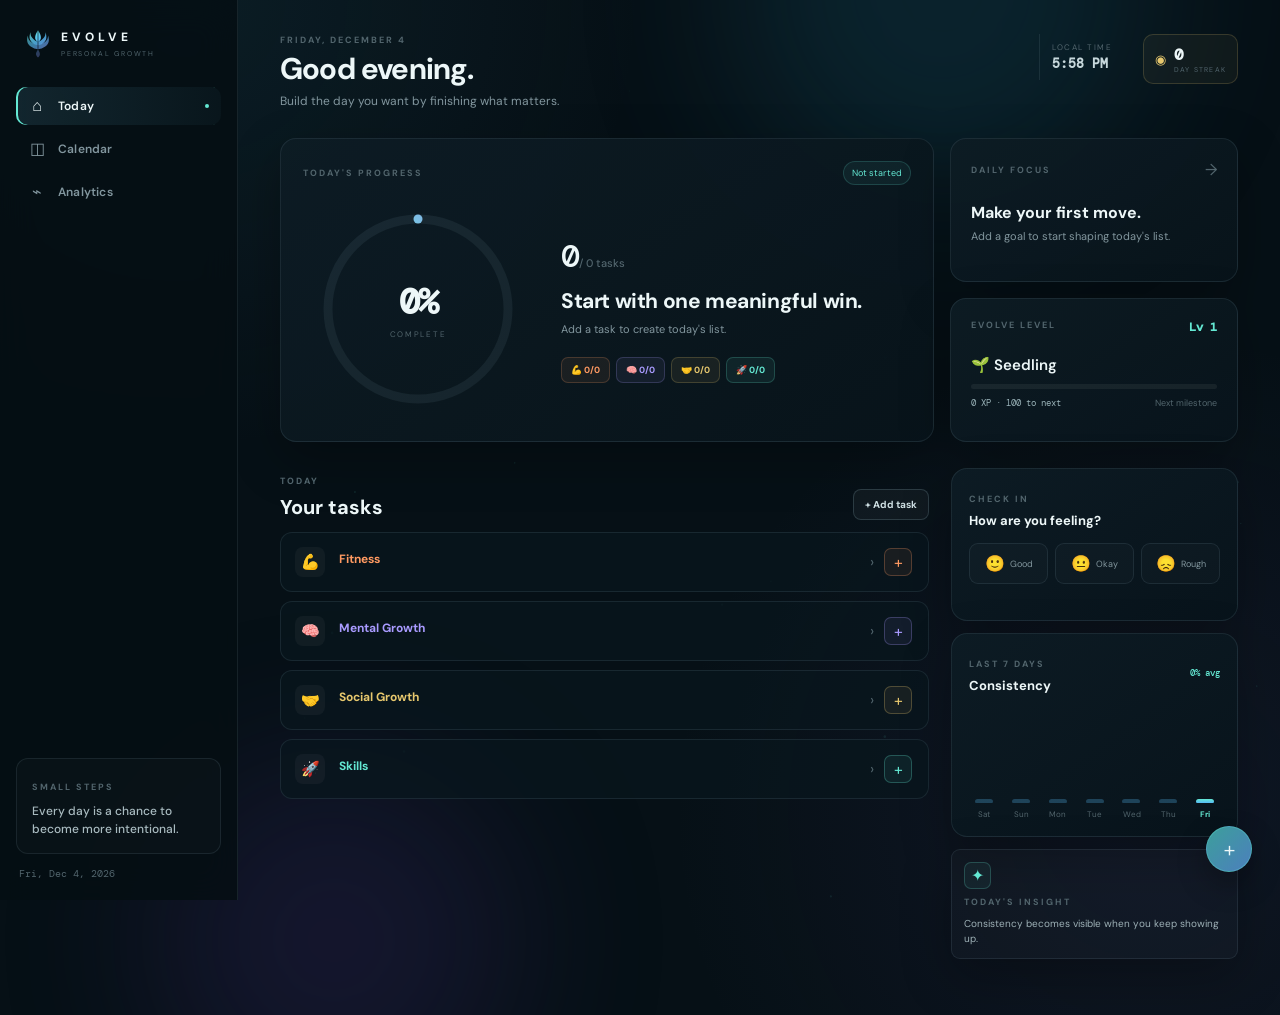
<file: index.html>
<!DOCTYPE html>
<html lang="en">
<head>
  <meta charset="UTF-8"/>
  <meta name="viewport" content="width=device-width,initial-scale=1"/>
  <meta name="theme-color" content="#071016"/>
  <meta name="description" content="EVOLVE — a focused personal growth and daily consistency workspace."/>
  <title>EVOLVE — Personal Growth</title>
  <link rel="preconnect" href="https://fonts.googleapis.com">
  <link rel="preconnect" href="https://fonts.gstatic.com" crossorigin>
  <link href="https://fonts.googleapis.com/css2?family=DM+Sans:opsz,wght@9..40,400;9..40,500;9..40,600;9..40,700;9..40,800&family=DM+Mono:wght@400;500&display=swap" rel="stylesheet"/>
  <style>

:root{
  --bg:#061016;--bg2:#09141a;--panel:#0b171e;--panel2:#0e1b23;
  --line:rgba(174,216,228,.10);--line-strong:rgba(174,216,228,.18);
  --text:#edf7f8;--muted:#82969e;--dim:#52656d;
  --teal:#64e8d3;--blue:#57b9f5;--violet:#9b8afb;--amber:#e7c86e;
  --danger:#ff7d76;--shadow:0 18px 50px rgba(0,0,0,.28);--radius:16px;
}
*{box-sizing:border-box;margin:0;padding:0;-webkit-tap-highlight-color:transparent}
html{background:var(--bg);scroll-behavior:smooth}
body{min-height:100vh;background:
 radial-gradient(circle at 15% 0%,rgba(42,107,127,.14),transparent 28rem),
 radial-gradient(circle at 90% 80%,rgba(86,70,145,.12),transparent 30rem),
 var(--bg);font-family:"DM Sans",sans-serif;color:var(--text);overflow-x:hidden}
button,input,select{font:inherit}
button{color:inherit}
button:focus-visible,input:focus-visible,select:focus-visible{outline:2px solid rgba(100,232,211,.75);outline-offset:2px}
::-webkit-scrollbar{width:8px;height:8px}
::-webkit-scrollbar-track{background:transparent}
::-webkit-scrollbar-thumb{background:rgba(150,190,200,.12);border-radius:999px}
#particle-canvas{position:fixed;inset:0;pointer-events:none;z-index:0;opacity:.16}
.ambient{position:fixed;pointer-events:none;z-index:0;border-radius:50%;filter:blur(80px);opacity:.28}
.ambient-a{width:420px;height:420px;top:-220px;right:10%;background:#17566a}
.ambient-b{width:360px;height:360px;bottom:-220px;left:12%;background:#3c286c}

#app{position:relative;z-index:1;min-height:100vh}
.sidebar{position:fixed;left:0;top:0;bottom:0;width:238px;border-right:1px solid var(--line);background:rgba(5,14,19,.86);backdrop-filter:blur(18px);display:flex;flex-direction:column;padding:24px 16px 20px;z-index:50}
.brand{display:flex;align-items:center;gap:11px;padding:4px 10px 28px}
.brand-mark{width:24px;height:31px;display:grid;place-items:center}
.brand-mark svg{width:100%;height:100%}
.brand-mark.small{width:18px;height:23px}
.brand-name{font-size:12px;letter-spacing:4px;font-weight:800}
.brand-sub{font-size:7px;letter-spacing:1.8px;color:var(--dim);margin-top:4px}
.side-nav{display:flex;flex-direction:column;gap:5px}
.nav-btn{border:0;background:transparent;cursor:pointer;width:100%;display:flex;align-items:center;gap:12px;text-align:left;padding:11px 12px;border-radius:10px;color:var(--muted);transition:background .18s ease,color .18s ease,transform .18s ease}
.nav-btn:hover{background:rgba(255,255,255,.035);color:#cfe0e4}
.nav-btn.active{background:linear-gradient(90deg,rgba(76,143,167,.18),rgba(76,143,167,.05));color:var(--text);box-shadow:inset 2px 0 var(--teal)}
.nav-icon{width:18px;text-align:center;font-size:16px;line-height:1}
.nav-label{font-size:12px;font-weight:600;letter-spacing:.2px}
.nav-dot{width:4px;height:4px;border-radius:50%;background:var(--teal);margin-left:auto;display:none}
.nav-btn.active .nav-dot{display:block}
.sidebar-footer{margin-top:auto}
.sidebar-note{padding:15px;border:1px solid var(--line);background:rgba(255,255,255,.018);border-radius:12px}
.note-kicker,.eyebrow{font-size:9px;letter-spacing:2px;color:var(--dim);font-weight:700;text-transform:uppercase}
.sidebar-note strong{display:block;font-size:12px;line-height:1.5;margin-top:7px;color:#a9bbc0;font-weight:500}
.sidebar-date{font-family:"DM Mono",monospace;color:var(--dim);font-size:10px;margin:13px 3px 0}

.main{margin-left:238px;min-height:100vh;padding:34px 42px 56px;max-width:1480px}
.mobile-topbar{display:none}
.view{display:none}
.view.active{display:block}
.page-header{display:flex;justify-content:space-between;align-items:flex-start;gap:30px;margin-bottom:28px}
.page-header h1{font-size:30px;line-height:1.15;letter-spacing:-.8px;font-weight:700;margin:6px 0 5px}
.page-header p{color:var(--muted);font-size:12px;line-height:1.55;max-width:590px}
.page-header.simple{align-items:center}
.header-actions{display:flex;align-items:flex-start;gap:10px}
.time-block{padding:8px 12px;border-left:1px solid var(--line);display:flex;flex-direction:column;gap:3px;min-width:94px}
.time-caption{font-size:8px;letter-spacing:1.5px;color:var(--dim)}
.time-block strong{font-family:"DM Mono",monospace;font-size:13px;color:#c7d8dc}
.streak-badge{min-width:90px;padding:9px 11px;border:1px solid rgba(231,200,110,.18);background:rgba(231,200,110,.05);border-radius:10px;display:grid;grid-template-columns:auto 1fr;column-gap:8px;align-items:center}
.streak-flame{grid-row:1/3;color:var(--amber);font-size:13px}.streak-badge strong{font-family:"DM Mono",monospace;font-size:16px}.streak-badge span:last-child{font-size:7px;letter-spacing:1.2px;color:var(--dim)}

.panel{background:linear-gradient(145deg,rgba(13,28,36,.96),rgba(8,20,27,.96));border:1px solid var(--line);border-radius:var(--radius);box-shadow:var(--shadow)}
.hero-grid{display:grid;grid-template-columns:minmax(0,1.7fr) minmax(260px,.75fr);gap:16px}
.progress-panel{padding:22px}
.panel-topline{display:flex;justify-content:space-between;align-items:center}
.status-chip,.analytics-period,.graph-month-badge{font-size:9px;color:var(--teal);border:1px solid rgba(100,232,211,.18);background:rgba(100,232,211,.06);padding:5px 8px;border-radius:999px}
.progress-layout{display:grid;grid-template-columns:230px 1fr;gap:28px;align-items:center;margin-top:14px}
.ring-wrap{width:220px;height:220px;position:relative;margin:auto}
.progress-ring{width:100%;height:100%;transform:rotate(-90deg)}
.ring-track{fill:none;stroke:rgba(177,220,230,.07);stroke-width:9}
.ring-value{fill:none;stroke:url(#rg);stroke-width:9;stroke-linecap:round;stroke-dasharray:0 565.5;transition:stroke-dasharray .8s cubic-bezier(.4,0,.2,1),stroke .3s}
.ring-center{position:absolute;inset:0;display:flex;align-items:center;justify-content:center;flex-direction:column}
.ring-center strong{font-family:"DM Mono",monospace;font-size:35px;letter-spacing:-2px}
.ring-center span{font-size:8px;letter-spacing:1.7px;color:var(--dim);margin-top:4px}
.progress-number{font-family:"DM Mono",monospace;font-size:32px;font-weight:500;letter-spacing:-1.5px}.progress-number small{font-family:"DM Sans",sans-serif;color:var(--dim);font-size:11px;font-weight:500;letter-spacing:0}
.progress-copy h2{font-size:21px;letter-spacing:-.4px;margin:10px 0 6px}.progress-copy p{font-size:11px;color:var(--muted);line-height:1.6;max-width:390px}
.cat-pills{display:flex;gap:6px;flex-wrap:wrap;margin-top:18px}
.cat-pill{display:inline-flex;align-items:center;gap:6px;padding:6px 9px;border-radius:7px;border:1px solid;font-size:9px;font-weight:700}
.hero-side{display:grid;grid-template-rows:1fr 1fr;gap:16px}
.focus-card,.xp-mini{padding:20px}
.focus-card strong{display:block;font-size:16px;margin-top:22px}.focus-card p{color:var(--muted);font-size:11px;line-height:1.5;margin-top:5px}.mini-arrow{color:var(--dim)}
.xp-mini-top{display:flex;justify-content:space-between}.xp-mini-top strong{font-family:"DM Mono",monospace;color:var(--teal);font-size:12px}.xp-title{font-size:15px;font-weight:600;margin:20px 0 9px}.xp-bar-wrap,.xp-big-bar,.month-pct-bar{height:5px;background:rgba(255,255,255,.06);border-radius:999px;overflow:hidden}.xp-bar-fill,.xp-big-fill,.month-pct-fill{height:100%;width:0;background:linear-gradient(90deg,var(--blue),var(--teal));border-radius:inherit;transition:width .6s ease}.xp-mini-foot{display:flex;justify-content:space-between;margin-top:8px;font-size:9px;color:var(--dim)}.xp-mini-foot span:first-child{font-family:"DM Mono",monospace;color:#9bb4ba}

.content-grid{display:grid;grid-template-columns:minmax(0,1.7fr) minmax(260px,.75fr);gap:22px;margin-top:26px}
.section-heading{display:flex;justify-content:space-between;align-items:end;margin:0 0 12px}.section-heading h2{font-size:20px;margin-top:5px}.section-heading h3{font-size:13px;margin-top:5px}.section-heading.compact{align-items:center;margin-bottom:14px}
.ghost-button,.primary-button{border:1px solid var(--line-strong);background:rgba(255,255,255,.035);color:#cfe0e4;padding:8px 11px;border-radius:8px;font-size:10px;font-weight:700;cursor:pointer;transition:background .18s,border-color .18s,transform .18s}.ghost-button:hover,.primary-button:hover{background:rgba(100,232,211,.06);border-color:rgba(100,232,211,.28)}.primary-button{background:rgba(100,232,211,.08);color:var(--teal)}
.cats{display:flex;flex-direction:column;gap:9px}
.cat-card{border:1px solid var(--line);border-radius:12px;background:rgba(9,23,30,.72);overflow:hidden;transition:border-color .2s,background .2s,transform .18s}
.cat-card:hover{border-color:var(--line-strong);background:rgba(11,27,35,.9)}
.cat-header{display:grid;grid-template-columns:34px minmax(0,1fr) auto auto 30px;align-items:center;gap:10px;padding:14px 14px;cursor:pointer}.cat-emoji{width:30px;height:30px;display:grid;place-items:center;border-radius:8px;background:rgba(255,255,255,.04);font-size:15px}.cat-info{min-width:0}.cat-name-row{display:flex;align-items:center;gap:7px;margin-bottom:6px}.cat-name{font-size:12px;font-weight:700}.cat-done-badge{font-size:7px;letter-spacing:.5px;border-radius:4px;padding:2px 5px}.cat-bar-wrap{height:3px;background:rgba(255,255,255,.05);border-radius:999px;overflow:hidden}.cat-bar{height:100%;border-radius:inherit;transition:width .5s}.cat-count{font:500 10px "DM Mono",monospace;color:var(--muted)}.cat-chevron{font-size:15px;transition:transform .25s;color:var(--dim)}.add-btn{width:28px;height:28px;border-radius:7px;display:grid;place-items:center;cursor:pointer;font-size:16px;border:1px solid;transition:transform .15s,background .15s}.add-btn:hover{transform:scale(1.04)}.goals-list{display:flex;flex-direction:column;gap:6px;padding:0 14px 14px;border-top:1px solid var(--line)}
.goal-empty{font-size:10px;color:var(--dim);padding:12px 2px}.goal-row{display:grid;grid-template-columns:22px minmax(0,1fr) auto 24px;gap:10px;align-items:center;border:1px solid var(--line);background:rgba(255,255,255,.018);border-radius:9px;padding:9px 10px;cursor:pointer;transition:background .16s,border-color .16s,transform .16s}.goal-row:hover{background:rgba(255,255,255,.04);border-color:var(--line-strong)}.goal-row.just-checked{animation:taskPulse .35s ease}.checkbox{width:20px;height:20px;border-radius:6px;border:1px solid;display:grid;place-items:center;font-size:11px}.check-icon{color:#051116;font-weight:900}.goal-text{font-size:11px;line-height:1.35;overflow-wrap:anywhere}.priority-dot{width:6px;height:6px;border-radius:50%}.del-btn,.edit-btn{border:0;background:transparent;color:var(--dim);cursor:pointer;padding:4px;font-size:12px}.del-btn:hover,.edit-btn:hover{color:#dbe8ea}.task-meta{display:flex;align-items:center;gap:7px;color:var(--dim);font-size:8px}

.secondary-column{display:flex;flex-direction:column;gap:12px}.mood-panel,.week-card,.insight-card{padding:17px}.mood-options{display:flex;gap:7px}.mood-btn{flex:1;border:1px solid var(--line);background:rgba(255,255,255,.02);border-radius:9px;padding:9px 6px;display:flex;align-items:center;justify-content:center;gap:5px;cursor:pointer;color:var(--muted);transition:.18s}.mood-btn span{font-size:16px}.mood-btn small{font-size:9px}.mood-btn:hover,.mood-btn.selected{border-color:rgba(100,232,211,.32);background:rgba(100,232,211,.06);color:var(--text)}.mood-set-label{font-size:9px;color:var(--dim);margin-top:8px;min-height:11px}.graph-wrap{height:105px;display:flex;align-items:flex-end;gap:7px}.compact-graph{height:95px}.graph-bar-wrap{flex:1;height:100%;display:flex;flex-direction:column;justify-content:flex-end;align-items:center}.graph-bar-pct{font:500 7px "DM Mono",monospace;color:var(--dim);min-height:10px}.graph-bar{width:100%;max-width:18px;min-height:3px;border-radius:4px 4px 2px 2px;background:rgba(87,185,245,.28);transition:height .4s ease}.graph-days{display:grid;grid-template-columns:repeat(7,1fr);gap:7px;margin-top:6px}.graph-day-lbl{text-align:center;color:var(--dim);font-size:8px}.trend-label{font:500 9px "DM Mono",monospace;color:var(--teal)}.insight-card{display:flex;gap:12px;align-items:flex-start}.insight-icon{width:27px;height:27px;border:1px solid rgba(100,232,211,.22);background:rgba(100,232,211,.06);border-radius:7px;display:grid;place-items:center;color:var(--teal);flex:0 0 auto}.insight-card p{font-size:10px;color:#9eb1b7;line-height:1.5;margin-top:6px}

.calendar-layout{display:grid;grid-template-columns:minmax(0,1.35fr) minmax(300px,.65fr);gap:18px}.calendar-panel{padding:20px}.month-nav{display:grid;grid-template-columns:40px 1fr 40px;align-items:center;gap:10px;margin-bottom:20px}.month-nav>div{text-align:center}.month-name{display:block;font-size:16px;margin-top:4px}.month-arrow{width:36px;height:36px;border:1px solid var(--line);background:rgba(255,255,255,.025);border-radius:8px;color:#b8cbd0;cursor:pointer;font-size:20px}.day-labels,.cal-grid{display:grid;grid-template-columns:repeat(7,1fr);gap:6px}.day-label{text-align:center;font-size:8px;color:var(--dim);letter-spacing:1px}.cal-grid{margin-top:7px}.cal-day{aspect-ratio:1;border:1px solid var(--line);border-radius:9px;display:flex;flex-direction:column;align-items:center;justify-content:center;cursor:pointer;transition:transform .16s,border-color .16s,background .16s;min-height:44px}.cal-day:hover{transform:translateY(-1px);border-color:var(--line-strong)}.cal-day.today{box-shadow:inset 0 0 0 1px var(--teal)}.cal-day-num{font:500 11px "DM Mono",monospace}.cal-score{font:700 7px "DM Mono",monospace;color:var(--teal);margin-top:3px}.legend{display:flex;gap:5px;align-items:center;margin-top:14px;color:var(--dim);font-size:7px;letter-spacing:1px}.legend-box{width:13px;height:13px;border-radius:4px;border:1px solid var(--line)}.level-1{background:rgba(100,232,211,.10)}.level-2{background:rgba(100,232,211,.25)}.level-3{background:rgba(100,232,211,.45)}.level-4{background:rgba(100,232,211,.7)}
.calendar-side{display:flex;flex-direction:column;gap:12px}.month-summary{padding:20px}.month-pct-num{font:500 42px "DM Mono",monospace;letter-spacing:-2px;margin:13px 0 3px}.month-summary p{font-size:10px;line-height:1.5;color:var(--muted);margin-bottom:14px}.task-month-panel{padding:18px}.task-month-header{font-size:12px;font-weight:700;margin-bottom:10px}.task-month-cat-card{border:1px solid;border-radius:10px;padding:11px;margin-top:8px}.task-month-cat-header{display:flex;align-items:center;gap:9px;cursor:pointer}.task-month-emoji{font-size:15px}.task-month-cat-name{font-size:11px;font-weight:700}.task-month-cat-sub{font-size:8px;color:var(--dim);margin-top:2px}.task-month-pct{font:500 11px "DM Mono",monospace;margin-left:auto}.task-month-bar-track,.task-goal-bar-track{height:4px;background:rgba(255,255,255,.05);border-radius:99px;overflow:hidden;margin-top:9px}.task-month-bar-fill,.task-goal-bar-fill{height:100%;border-radius:inherit}.task-cat-goals{display:flex;flex-direction:column;gap:7px;padding-top:10px}.task-goal-row{display:grid;grid-template-columns:minmax(0,1fr) auto;gap:8px;position:relative;padding:8px 0;border-top:1px solid rgba(255,255,255,.045)}.task-goal-left{display:flex;gap:7px;align-items:center;min-width:0}.task-goal-dot{width:5px;height:5px;border-radius:50%;flex:0 0 auto}.task-goal-text{font-size:9px;color:#aebec2;overflow-wrap:anywhere}.task-goal-right{display:flex;gap:7px;font:500 8px "DM Mono",monospace}.task-goal-bar-track{grid-column:1/-1;margin-top:0}.cat-bars{display:none}

.stats-wrap{display:flex;flex-direction:column;gap:16px}.kpi-row{display:grid;grid-template-columns:repeat(4,1fr);gap:10px}.kpi-box{padding:16px;display:grid;grid-template-columns:auto 1fr;grid-template-rows:auto auto;column-gap:10px;align-items:center}.kpi-icon{grid-row:1/3;color:var(--teal);font-size:16px}.kpi-num{font:500 21px "DM Mono",monospace}.kpi-lbl{font-size:8px;color:var(--dim);margin-top:2px}.analytics-grid{display:grid;grid-template-columns:1.35fr .65fr;gap:16px}.graph-card{padding:20px}.graph-title-row{display:flex;justify-content:space-between;align-items:center}.graph-title-row h3{font-size:14px;margin-top:5px}.monthly-line-wrap{height:180px;margin-top:15px}.monthly-line-wrap canvas{width:100%;height:100%}.monthly-line-footer{display:flex;justify-content:space-between;font-size:9px;color:var(--dim)}.insight-panel{padding:18px}.insight-row{display:grid;grid-template-columns:1fr 1fr;gap:8px}.insight-card{padding:12px;background:rgba(255,255,255,.018);border:1px solid var(--line);border-radius:9px;display:block}.insight-label{font-size:8px;letter-spacing:.8px;text-transform:uppercase;color:var(--dim)}.insight-val{display:block;font-size:11px;margin-top:9px}.mood-history-card{margin-top:14px;padding-top:14px;border-top:1px solid var(--line)}.mood-history-row{display:grid;grid-template-columns:repeat(7,1fr);gap:6px;margin-top:10px}.mood-history-item{text-align:center}.mood-history-emoji{height:29px;display:grid;place-items:center;border:1px solid var(--line);border-radius:7px;background:rgba(255,255,255,.018);font-size:14px}.mood-history-day{font-size:7px;color:var(--dim);margin-top:4px}.analytics-bottom{display:grid;grid-template-columns:1.25fr .75fr;gap:16px}.category-panel,.xp-card{padding:18px}.cat-stat-section-label{font-size:12px;font-weight:700;margin-bottom:10px}.cat-stat-card{padding:12px;border:1px solid;border-radius:10px;margin-top:8px}.cat-stat-header{display:flex;align-items:center;gap:9px}.cat-stat-emoji{font-size:15px}.cat-stat-name{font-size:10px;font-weight:700}.cat-stat-sub{font-size:8px;color:var(--dim);margin-top:2px}.cat-stat-rate-badge{font:500 9px "DM Mono",monospace;padding:4px 6px;border-radius:6px}.cat-stat-bar-track{height:4px;background:rgba(255,255,255,.05);border-radius:99px;overflow:hidden;margin-top:10px}.cat-stat-bar-fill{height:100%;border-radius:inherit}.cat-stat-2col{display:grid;grid-template-columns:1fr 1fr;margin-top:10px}.cat-stat-cell+.cat-stat-cell{border-left:1px solid var(--line);padding-left:10px}.cat-stat-val{font:500 12px "DM Mono",monospace}.cat-stat-lbl{font-size:7px;color:var(--dim);margin-top:2px}.xp-progress-row{display:flex;gap:13px;align-items:center}.xp-level-big{font:500 18px "DM Mono",monospace;color:var(--teal)}.xp-progress-wrap{flex:1}.xp-title-big{font-size:11px;font-weight:700;margin-bottom:7px}.xp-big-bar{height:6px}.xp-sub{font:500 8px "DM Mono",monospace;color:var(--dim);margin-top:6px}.badges-row{display:flex;flex-wrap:wrap;gap:6px;margin-top:16px}.badge-chip{font-size:8px;padding:6px 8px;border:1px solid var(--line);border-radius:7px;color:var(--dim)}.badge-chip.earned{color:#dcebec;border-color:rgba(100,232,211,.22);background:rgba(100,232,211,.05)}

.fab{position:fixed;right:28px;bottom:28px;width:46px;height:46px;border-radius:50%;border:1px solid rgba(100,232,211,.3);background:linear-gradient(135deg,#3c9f9b,#4c7fbd);box-shadow:0 12px 30px rgba(0,0,0,.3);display:grid;place-items:center;z-index:120;cursor:pointer;transition:transform .18s,box-shadow .18s}.fab:hover{transform:translateY(-2px);box-shadow:0 15px 35px rgba(39,118,132,.28)}.fab-icon{font-size:22px;font-weight:300}.fab.open .fab-icon{transform:rotate(45deg)}
.fab-menu{position:fixed;right:28px;bottom:84px;z-index:119;display:none}.fab-menu.open{display:block}.fab-menu-inner{display:flex;flex-direction:column;gap:7px;align-items:flex-end}.fab-item{display:flex;align-items:center;gap:7px;cursor:pointer}.fab-item-label{font-size:9px;background:#0b171e;border:1px solid var(--line);padding:6px 8px;border-radius:7px}.fab-item-dot{width:34px;height:34px;border-radius:9px;display:grid;place-items:center;border:1px solid;font-size:15px}

.modal-bg,.day-modal-bg{position:fixed;inset:0;background:rgba(1,7,10,.72);backdrop-filter:blur(10px);z-index:200;display:none;align-items:flex-end;justify-content:center}.modal-bg.open,.day-modal-bg.open{display:flex}.modal-sheet,.day-modal-sheet{width:min(520px,calc(100% - 24px));background:#0b171e;border:1px solid var(--line-strong);border-radius:16px 16px 0 0;padding:18px 20px 24px;box-shadow:0 -20px 80px rgba(0,0,0,.42);animation:sheetIn .25s ease}.modal-handle,.day-modal-drag-handle{width:34px;height:3px;background:rgba(255,255,255,.12);border-radius:99px;margin:0 auto 16px}.modal-cat-row,.day-modal-header{display:flex;align-items:center;gap:10px;margin-bottom:18px}.modal-cat-emoji{font-size:20px}.modal-label{font-size:8px;letter-spacing:1.6px;color:var(--dim)}.modal-cat-name{font-size:14px;font-weight:700;margin-top:3px}.modal-close,.day-modal-close{margin-left:auto;border:0;background:rgba(255,255,255,.04);color:var(--muted);width:30px;height:30px;border-radius:7px;cursor:pointer;font-size:18px}.form-grid{display:grid;grid-template-columns:1fr 1fr;gap:11px}.field{display:flex;flex-direction:column;gap:6px}.field span{font-size:8px;letter-spacing:1px;text-transform:uppercase;color:var(--dim)}.field-full{grid-column:1/-1}.modal-input,.modal-select{width:100%;background:#08141b;border:1px solid var(--line);border-radius:8px;color:var(--text);padding:10px 11px;font-size:11px;outline:none}.modal-input:focus,.modal-select:focus{border-color:rgba(100,232,211,.38)}.modal-add-btn{width:100%;border:1px solid rgba(100,232,211,.2);background:rgba(100,232,211,.1);color:var(--teal);border-radius:8px;padding:11px;margin-top:14px;font-size:10px;font-weight:800;cursor:pointer}.day-modal-sheet{padding:18px 20px 26px}.day-modal-date{font-size:15px;font-weight:700;margin-top:4px}.day-modal-goals{display:flex;flex-direction:column;gap:7px}.day-goal-item{display:flex;align-items:center;gap:9px;padding:10px;border:1px solid;border-radius:8px}.day-goal-dot{width:7px;height:7px;border-radius:50%;flex:0 0 auto}.day-goal-text{font-size:10px;flex:1}.day-goal-done{text-decoration:line-through;color:var(--dim)}

.levelup-toast{position:fixed;left:50%;top:20px;transform:translate(-50%,-150%);z-index:300;opacity:0;pointer-events:none;transition:transform .35s ease,opacity .35s ease}.levelup-toast.show{transform:translate(-50%,0);opacity:1}.levelup-inner{display:flex;align-items:center;gap:10px;padding:11px 14px;border:1px solid rgba(100,232,211,.25);background:#0b1b20;border-radius:10px;box-shadow:var(--shadow)}.levelup-icon{width:28px;height:28px;border-radius:7px;display:grid;place-items:center;background:rgba(100,232,211,.1);color:var(--teal)}.levelup-title{font-size:11px;font-weight:800}.levelup-sub{font-size:9px;color:var(--muted);margin-top:2px}

.mobile-nav{display:none}
@keyframes taskPulse{50%{transform:scale(.985);background:rgba(100,232,211,.10)}}@keyframes sheetIn{from{opacity:0;transform:translateY(12px)}to{opacity:1;transform:none}}
@media (max-width:1050px){.sidebar{width:200px}.main{margin-left:200px;padding:28px}.hero-grid,.content-grid{grid-template-columns:1fr}.hero-side{grid-template-columns:1fr 1fr;grid-template-rows:1fr}.secondary-column{display:grid;grid-template-columns:1fr 1fr}.insight-card{grid-column:1/-1}.analytics-grid,.analytics-bottom,.calendar-layout{grid-template-columns:1fr}.calendar-side{display:grid;grid-template-columns:.7fr 1.3fr}.kpi-row{grid-template-columns:repeat(2,1fr)}}
@media (max-width:720px){.sidebar{display:none}.main{margin-left:0;padding:72px 14px 88px}.mobile-topbar{display:flex;position:fixed;top:0;left:0;right:0;height:58px;z-index:100;background:rgba(5,14,19,.9);backdrop-filter:blur(18px);border-bottom:1px solid var(--line);align-items:center;justify-content:space-between;padding:0 14px}.brand-compact{display:flex;align-items:center;gap:7px;font-size:10px;letter-spacing:3px;font-weight:800}.mobile-actions{display:flex;align-items:center;gap:10px}.mobile-actions>span{font:500 10px "DM Mono",monospace;color:var(--muted)}.icon-button{width:32px;height:32px;border:1px solid var(--line);background:rgba(255,255,255,.035);border-radius:8px;cursor:pointer}.page-header{gap:15px;margin-bottom:18px}.page-header h1{font-size:25px}.page-header p{font-size:10px}.header-actions{display:none}.progress-panel{padding:16px}.progress-layout{grid-template-columns:150px 1fr;gap:15px}.ring-wrap{width:150px;height:150px}.ring-center strong{font-size:25px}.progress-number{font-size:23px}.progress-copy h2{font-size:15px}.progress-copy p{font-size:9px}.hero-side{grid-template-columns:1fr 1fr;gap:8px}.focus-card,.xp-mini{padding:13px}.focus-card strong{font-size:12px;margin-top:15px}.focus-card p,.xp-mini-foot{font-size:8px}.content-grid{margin-top:18px}.secondary-column{display:flex}.fab{right:16px;bottom:74px}.fab-menu{right:16px;bottom:128px}.mobile-nav{position:fixed;left:0;right:0;bottom:0;height:64px;background:rgba(5,14,19,.94);backdrop-filter:blur(16px);border-top:1px solid var(--line);display:flex;z-index:110;justify-content:space-around;padding:6px 8px}.mobile-nav .nav-btn{width:33%;justify-content:center;flex-direction:column;gap:3px;text-align:center;padding:5px}.mobile-nav .nav-label{font-size:7px;letter-spacing:1px;text-transform:uppercase}.mobile-nav .nav-icon{font-size:16px}.mobile-nav .nav-dot{display:none!important}.calendar-side{display:flex}.cal-day{min-height:39px}.day-label{font-size:7px}.kpi-row{grid-template-columns:1fr 1fr}.kpi-box{padding:12px}.analytics-grid,.analytics-bottom{gap:10px}.monthly-line-wrap{height:150px}.form-grid{grid-template-columns:1fr}.field-full{grid-column:auto}.modal-sheet,.day-modal-sheet{width:100%}}
@media (max-width:430px){.main{padding-left:10px;padding-right:10px}.page-header h1{font-size:23px}.hero-side{grid-template-columns:1fr}.progress-layout{grid-template-columns:1fr;text-align:center}.ring-wrap{margin:0 auto}.progress-copy p{max-width:none}.cat-pills{justify-content:center}.cat-header{grid-template-columns:30px minmax(0,1fr) auto 28px}.cat-count{display:none}.cat-chevron{display:none}.secondary-column{gap:8px}.analytics-grid{display:flex;flex-direction:column}.kpi-row{gap:7px}.kpi-num{font-size:18px}}

</style>
</head>
<body>
  <canvas id="particle-canvas" aria-hidden="true"></canvas>
  <div class="ambient ambient-a" aria-hidden="true"></div>
  <div class="ambient ambient-b" aria-hidden="true"></div>

  <div id="app">
    <aside class="sidebar" aria-label="Primary navigation">
      <div class="brand">
        <div class="brand-mark" aria-hidden="true">
          <svg viewBox="0 0 40 48" fill="none">
            <path d="M20 2C20 2 15.2 8.6 15.2 14.4C15.2 19 20 21.5 20 21.5C20 21.5 24.8 19 24.8 14.4C24.8 8.6 20 2 20 2Z" fill="url(#brandGradient)"/>
            <path d="M20 21.5C20 21.5 12.4 18.5 9.4 13.3C6.4 8.1 8.1 4.4 8.1 4.4C8.1 4.4 4.4 11.6 6.8 17.6C9.2 23.4 15.4 26.3 20 26.8Z" fill="url(#brandGradient)" opacity=".82"/>
            <path d="M20 21.5C20 21.5 27.6 18.5 30.6 13.3C33.6 8.1 31.9 4.4 31.9 4.4C31.9 4.4 35.6 11.6 33.2 17.6C30.8 23.4 24.6 26.3 20 26.8Z" fill="url(#brandGradient)" opacity=".82"/>
            <path d="M20 26.8C20 26.8 11 24.5 6.5 19.9C2.9 16.1 3.2 10.8 3.2 10.8C3.2 10.8-.2 18.9 3.8 24.8C7.5 30.4 15.5 33.2 20 33.6Z" fill="url(#brandGradient)" opacity=".64"/>
            <path d="M20 26.8C20 26.8 29 24.5 33.5 19.9C37.1 16.1 36.8 10.8 36.8 10.8C36.8 10.8 40.2 18.9 36.2 24.8C32.5 30.4 24.5 33.2 20 33.6Z" fill="url(#brandGradient)" opacity=".64"/>
            <path d="M20 33.6C20 33.6 16.5 39 17.4 43C18.1 46.2 20 47 20 47C20 47 21.9 46.2 22.6 43C23.5 39 20 33.6 20 33.6Z" fill="url(#brandGradient)" opacity=".48"/>
            <path d="M20 3V46" stroke="#071016" stroke-width="1.6" stroke-linecap="round" opacity=".65"/>
            <defs><linearGradient id="brandGradient" x1="4" y1="2" x2="35" y2="45" gradientUnits="userSpaceOnUse"><stop stop-color="#64E8D3"/><stop offset=".48" stop-color="#57B9F5"/><stop offset="1" stop-color="#9B8AFB"/></linearGradient></defs>
          </svg>
        </div>
        <div>
          <div class="brand-name">EVOLVE</div>
          <div class="brand-sub">PERSONAL GROWTH</div>
        </div>
      </div>

      <nav class="side-nav">
        <button class="nav-btn active" data-view="home"><span class="nav-icon">⌂</span><span class="nav-label">Today</span><span class="nav-dot" id="dot-home"></span></button>
        <button class="nav-btn" data-view="month"><span class="nav-icon">◫</span><span class="nav-label">Calendar</span><span class="nav-dot" id="dot-month"></span></button>
        <button class="nav-btn" data-view="stats"><span class="nav-icon">⌁</span><span class="nav-label">Analytics</span><span class="nav-dot" id="dot-stats"></span></button>
      </nav>

      <div class="sidebar-footer">
        <div class="sidebar-note">
          <span class="note-kicker">SMALL STEPS</span>
          <strong>Every day is a chance to become more intentional.</strong>
        </div>
        <div class="sidebar-date" id="sidebar-date"></div>
      </div>
    </aside>

    <main class="main">
      <div class="mobile-topbar">
        <div class="brand-compact"><span class="brand-mark small"><svg viewBox="0 0 40 48" fill="none"><path d="M20 2C20 2 15.2 8.6 15.2 14.4C15.2 19 20 21.5 20 21.5C20 21.5 24.8 19 24.8 14.4C24.8 8.6 20 2 20 2Z" fill="url(#mobileBrandGradient)"/><path d="M20 21.5C20 21.5 12.4 18.5 9.4 13.3C6.4 8.1 8.1 4.4 8.1 4.4C8.1 4.4 4.4 11.6 6.8 17.6C9.2 23.4 15.4 26.3 20 26.8Z" fill="url(#mobileBrandGradient)"/><path d="M20 21.5C20 21.5 27.6 18.5 30.6 13.3C33.6 8.1 31.9 4.4 31.9 4.4C31.9 4.4 35.6 11.6 33.2 17.6C30.8 23.4 24.6 26.3 20 26.8Z" fill="url(#mobileBrandGradient)" opacity=".8"/><defs><linearGradient id="mobileBrandGradient" x1="4" y1="2" x2="35" y2="45"><stop stop-color="#64E8D3"/><stop offset=".48" stop-color="#57B9F5"/><stop offset="1" stop-color="#9B8AFB"/></linearGradient></defs></svg></span><span>EVOLVE</span></div>
        <div class="mobile-actions"><span id="mobile-time"></span><button class="icon-button" aria-label="Quick add" onclick="openFabMenu()">+</button></div>
      </div>

      <!-- TODAY -->
      <section class="view active" id="view-home">
        <header class="page-header">
          <div>
            <div class="eyebrow" id="date-label"></div>
            <h1>Good <span id="greeting-part">evening</span>.</h1>
            <p>Build the day you want by finishing what matters.</p>
          </div>
          <div class="header-actions">
            <div class="time-block"><span class="time-caption">LOCAL TIME</span><strong id="time-label"></strong></div>
            <div class="streak-badge"><span class="streak-flame">◉</span><strong id="streak-num">0</strong><span>DAY STREAK</span></div>
          </div>
        </header>

        <div class="hero-grid">
          <article class="panel progress-panel">
            <div class="panel-topline"><span class="eyebrow">TODAY'S PROGRESS</span><span class="status-chip" id="progress-status">In progress</span></div>
            <div class="progress-layout">
              <div class="ring-wrap">
                <svg class="progress-ring" viewBox="0 0 220 220" aria-label="Daily completion progress">
                  <defs><linearGradient id="rg" x1="0" y1="0" x2="1" y2="1"><stop stop-color="#57B9F5"/><stop offset=".55" stop-color="#64E8D3"/><stop offset="1" stop-color="#9B8AFB"/></linearGradient></defs>
                  <circle cx="110" cy="110" r="90" class="ring-track"/>
                  <circle id="ring-progress" cx="110" cy="110" r="90" class="ring-value"/>
                </svg>
                <div class="ring-center"><strong id="ring-pct">0%</strong><span>COMPLETE</span></div>
              </div>
              <div class="progress-copy">
                <div class="progress-number"><span id="today-done">0</span><small>/ <span id="today-total">0</span> tasks</small></div>
                <h2 id="ring-sub">Start with one meaningful win.</h2>
                <p id="progress-detail">Your daily completion rate updates as you work through your goals.</p>
                <div class="cat-pills" id="cat-pills"></div>
              </div>
            </div>
          </article>

          <div class="hero-side">
            <article class="panel focus-card">
              <div class="panel-topline"><span class="eyebrow">DAILY FOCUS</span><span class="mini-arrow">→</span></div>
              <strong id="focus-title">Make your first move.</strong>
              <p id="focus-sub">Add a goal to start shaping today's list.</p>
            </article>
            <article class="panel xp-mini">
              <div class="xp-mini-top"><span class="eyebrow">EVOLVE LEVEL</span><strong id="xp-level">Lv 1</strong></div>
              <div class="xp-title" id="xp-title">Seedling</div>
              <div class="xp-bar-wrap"><div class="xp-bar-fill" id="xp-bar-fill"></div></div>
              <div class="xp-mini-foot"><span id="xp-mini-sub">0 XP</span><span>Next milestone</span></div>
            </article>
          </div>
        </div>

        <div class="content-grid">
          <div class="primary-column">
            <div class="section-heading"><div><span class="eyebrow">TODAY</span><h2>Your tasks</h2></div><button class="ghost-button" onclick="openFabMenu()">+ Add task</button></div>
            <div class="cats" id="cats-list"></div>
          </div>
          <aside class="secondary-column">
            <article class="panel mood-panel">
              <div class="section-heading compact"><div><span class="eyebrow">CHECK IN</span><h3>How are you feeling?</h3></div></div>
              <div class="mood-options" id="mood-bar">
                <button class="mood-btn" data-mood="good" onclick="setMood('good')"><span>🙂</span><small>Good</small></button>
                <button class="mood-btn" data-mood="meh" onclick="setMood('meh')"><span>😐</span><small>Okay</small></button>
                <button class="mood-btn" data-mood="bad" onclick="setMood('bad')"><span>😞</span><small>Rough</small></button>
              </div>
              <div class="mood-set-label" id="mood-set-label"></div>
            </article>
            <article class="panel week-card">
              <div class="section-heading compact"><div><span class="eyebrow">LAST 7 DAYS</span><h3>Consistency</h3></div><span class="trend-label" id="week-trend">—</span></div>
              <div class="graph-wrap compact-graph" id="progress-graph"></div>
              <div class="graph-days" id="graph-days"></div>
            </article>
            <article class="panel insight-card">
              <div class="insight-icon">✦</div>
              <div><span class="eyebrow">TODAY'S INSIGHT</span><p id="today-insight">Consistency becomes visible when you keep showing up.</p></div>
            </article>
          </aside>
        </div>
      </section>

      <!-- CALENDAR -->
      <section class="view" id="view-month">
        <header class="page-header simple">
          <div><div class="eyebrow">YOUR JOURNEY, DAY BY DAY</div><h1>Calendar</h1><p>See your daily consistency and open any day for its task history.</p></div>
          <button class="primary-button" onclick="goToday()">Today</button>
        </header>
        <div class="calendar-layout">
          <article class="panel calendar-panel">
            <div class="month-nav">
              <button class="month-arrow" id="prev-month" aria-label="Previous month">‹</button>
              <div><span class="eyebrow">TRACKING MONTH</span><strong class="month-name" id="month-name"></strong></div>
              <button class="month-arrow" id="next-month" aria-label="Next month">›</button>
            </div>
            <div class="day-labels"><div class="day-label">SUN</div><div class="day-label">MON</div><div class="day-label">TUE</div><div class="day-label">WED</div><div class="day-label">THU</div><div class="day-label">FRI</div><div class="day-label">SAT</div></div>
            <div class="cal-grid" id="cal-grid"></div>
            <div class="legend"><span>LOW</span><div class="legend-box level-1"></div><div class="legend-box level-2"></div><div class="legend-box level-3"></div><div class="legend-box level-4"></div><span>HIGH</span></div>
          </article>
          <aside class="calendar-side">
            <article class="panel month-summary">
              <span class="eyebrow">MONTHLY COMPLETION</span><div class="month-pct-num" id="month-pct-num">0%</div><p>Completed task-days divided by possible task-days for this month.</p><div class="month-pct-bar"><div class="month-pct-fill" id="month-pct-fill"></div></div>
            </article>
            <article class="panel task-month-panel"><div id="task-month-stats"></div></article>
          </aside>
        </div>
      </section>

      <!-- ANALYTICS -->
      <section class="view" id="view-stats">
        <header class="page-header simple">
          <div><div class="eyebrow">MEASURE WHAT MATTERS</div><h1>Analytics</h1><p>Useful signals from your actual completion history — no vanity metrics.</p></div>
          <div class="analytics-period">CURRENT MONTH</div>
        </header>
        <div class="stats-wrap">
          <div class="kpi-row">
            <article class="panel kpi-box"><span class="kpi-icon">◉</span><strong class="kpi-num" id="stats-streak">0</strong><span class="kpi-lbl">Current streak</span></article>
            <article class="panel kpi-box"><span class="kpi-icon">◌</span><strong class="kpi-num" id="stats-today-pct">0%</strong><span class="kpi-lbl">Month completion</span></article>
            <article class="panel kpi-box"><span class="kpi-icon">✓</span><strong class="kpi-num" id="stats-total-goals">0</strong><span class="kpi-lbl">Active today</span></article>
            <article class="panel kpi-box"><span class="kpi-icon">↗</span><strong class="kpi-num" id="stats-completions">0</strong><span class="kpi-lbl">All-time completions</span></article>
          </div>

          <div class="analytics-grid">
            <article class="panel graph-card monthly-line-card">
              <div class="graph-title-row"><div><span class="eyebrow">TREND</span><h3>Monthly progress</h3></div><span class="graph-month-badge" id="graph-month-badge"></span></div>
              <div class="monthly-line-wrap"><canvas id="monthly-line-chart" height="150"></canvas></div>
              <div class="monthly-line-footer" id="monthly-line-footer"></div>
            </article>
            <article class="panel insight-panel">
              <div class="section-heading compact"><div><span class="eyebrow">PATTERNS</span><h3>Your month</h3></div></div>
              <div class="insight-row">
                <div class="insight-card insight-best"><span class="insight-label">Most consistent</span><strong class="insight-val" id="most-consistent">—</strong></div>
                <div class="insight-card insight-weak"><span class="insight-label">Needs attention</span><strong class="insight-val" id="weakest-area">—</strong></div>
              </div>
              <div class="mood-history-card"><span class="eyebrow">MOOD THIS WEEK</span><div class="mood-history-row" id="mood-history-row"></div></div>
            </article>
          </div>

          <div class="analytics-bottom">
            <article class="panel category-panel"><div id="cat-stat-cards"></div></article>
            <article class="panel xp-card">
              <div class="section-heading compact"><div><span class="eyebrow">JOURNEY</span><h3>Level & achievements</h3></div></div>
              <div class="xp-progress-row"><div class="xp-level-big" id="xp-level-big">Lv 1</div><div class="xp-progress-wrap"><div class="xp-title-big" id="xp-title-big">Seedling</div><div class="xp-big-bar"><div class="xp-big-fill" id="xp-big-fill"></div></div><div class="xp-sub" id="xp-sub">0 XP</div></div></div>
              <div class="badges-row" id="badges-row"></div>
            </article>
          </div>
        </div>
      </section>
    </main>

    <div class="nav mobile-nav">
      <button class="nav-btn active" data-view="home"><span class="nav-icon">⌂</span><span class="nav-label">Today</span><span class="nav-dot" id="dot-home-mobile"></span></button>
      <button class="nav-btn" data-view="month"><span class="nav-icon">◫</span><span class="nav-label">Calendar</span><span class="nav-dot" id="dot-month-mobile"></span></button>
      <button class="nav-btn" data-view="stats"><span class="nav-icon">⌁</span><span class="nav-label">Analytics</span><span class="nav-dot" id="dot-stats-mobile"></span></button>
    </div>

    <button class="fab" id="fab" onclick="openFabMenu()" aria-label="Add task"><span class="fab-icon" id="fab-icon">+</span></button>
    <div class="fab-menu" id="fab-menu"><div class="fab-menu-inner" id="fab-menu-inner"></div></div>

    <div class="modal-bg" id="modal" role="dialog" aria-modal="true" aria-labelledby="modal-cat-name">
      <div class="modal-sheet">
        <div class="modal-handle"></div>
        <div class="modal-cat-row"><span class="modal-cat-emoji" id="modal-emoji"></span><div><div class="modal-label" id="modal-mode-label">NEW TASK</div><div class="modal-cat-name" id="modal-cat-name"></div></div><button class="modal-close" onclick="closeModal()" aria-label="Close">×</button></div>
        <div class="form-grid">
          <label class="field field-full"><span>Task</span><input class="modal-input" id="modal-input" maxlength="120" placeholder="e.g. 30 min workout, Read 10 pages..." autocomplete="off"></label>
          <label class="field"><span>Category</span><select class="modal-select" id="modal-category"></select></label>
          <label class="field"><span>Priority</span><select class="modal-select" id="modal-priority"><option value="low">Low</option><option value="medium" selected>Medium</option><option value="high">High</option></select></label>
          <label class="field field-full"><span>Start date</span><input class="modal-input" id="modal-date" type="date"></label>
        </div>
        <button class="modal-add-btn" id="modal-add-btn">Create task</button>
      </div>
    </div>

    <div class="day-modal-bg" id="day-modal">
      <div class="day-modal-sheet">
        <div class="day-modal-drag-handle"></div>
        <div class="day-modal-header"><div><span class="eyebrow">DAY SUMMARY</span><div class="day-modal-date" id="day-modal-date"></div></div><button class="day-modal-close" onclick="closeDayModal()">×</button></div>
        <div class="day-modal-goals" id="day-modal-goals"></div>
      </div>
    </div>

    <div class="levelup-toast" id="levelup-toast"><div class="levelup-inner"><div class="levelup-icon">✦</div><div class="levelup-text"><div class="levelup-title" id="levelup-title">Nice work</div><div class="levelup-sub" id="levelup-sub"></div></div></div></div>
  </div>

  <script>

/* EVOLVE — focused product layer
   Persistent local state, safe migration, meaningful completion math,
   editable tasks, responsive views and lightweight analytics. */
const SOUNDS = {
  advancement:new Audio('sounds/ADVANCEMENT_MADE_.mp3'),
  finish:new Audio('sounds/Finish_Tasks.mp3'),
  check:new Audio('sounds/Check.mp3'),
  click:new Audio('sounds/Click.mp3'),
  uiPop:new Audio('sounds/UI_POP.mp3'),
  uiSwipe:new Audio('sounds/UI_SWIPE.mp3')
};
Object.values(SOUNDS).forEach(a=>a.volume=.55);
function playSound(name){const s=SOUNDS[name];if(!s)return;s.currentTime=0;s.play().catch(()=>{});}

const CATS=[
  {id:"fitness",label:"Fitness",emoji:"💪",color:"#FF9A62",bg:"rgba(255,154,98,.07)"},
  {id:"mental",label:"Mental Growth",emoji:"🧠",color:"#A99BFF",bg:"rgba(169,155,255,.07)"},
  {id:"social",label:"Social Growth",emoji:"🤝",color:"#E7C86E",bg:"rgba(231,200,110,.07)"},
  {id:"skills",label:"Skills",emoji:"🚀",color:"#64E8D3",bg:"rgba(100,232,211,.07)"}
];
const MONTHS=["January","February","March","April","May","June","July","August","September","October","November","December"];
const DAY_NAMES=["Sun","Mon","Tue","Wed","Thu","Fri","Sat"];
const QUOTES=["Small steps, clear direction.","Progress becomes visible through consistency.","Make the next useful move.","Build the day you want.","Consistency beats intensity.","Show up with intention.","One meaningful win at a time."];
const MOOD_LABELS={good:"Feeling good",meh:"Feeling okay",bad:"Feeling rough"};
const MOOD_EMOJI={good:"🙂",meh:"😐",bad:"😞","":"·"};
const PRIORITY={low:{label:"Low",color:"#6f858d"},medium:{label:"Medium",color:"#E7C86E"},high:{label:"High",color:"#FF7D76"}};
const LEVELS=[
 {min:0,max:99,title:"Seedling",icon:"🌱"},
 {min:100,max:249,title:"Grinder",icon:"⚡"},
 {min:250,max:499,title:"Warrior",icon:"⚔️"},
 {min:500,max:999,title:"Champion",icon:"🏆"},
 {min:1000,max:1999,title:"Legend",icon:"🌟"},
 {min:2000,max:9999,title:"Transcendent",icon:"🔮"}
];
const BADGES=[
 {id:"first_goal",label:"First completion",icon:"✓",desc:"Complete your first task"},
 {id:"streak3",label:"3-day streak",icon:"◉",desc:"Keep a three-day streak"},
 {id:"streak7",label:"7-day streak",icon:"◌",desc:"Keep a seven-day streak"},
 {id:"streak30",label:"30-day streak",icon:"✦",desc:"Keep a thirty-day streak"},
 {id:"all_cats",label:"All-rounder",icon:"◆",desc:"Complete a task in every category today"},
 {id:"perfect_day",label:"Perfect day",icon:"★",desc:"Complete every active task today"},
 {id:"century",label:"100 completions",icon:"100",desc:"Reach one hundred completions"}
];

const today=new Date();
const dayKey=(d)=>`${d.getFullYear()}-${d.getMonth()}-${d.getDate()}`;
const dateAt=(y,m,d)=>new Date(y,m,d);
const todayKey=dayKey(today);
const todayTime=dateAt(today.getFullYear(),today.getMonth(),today.getDate()).getTime();
const $=id=>document.getElementById(id);
const escapeHTML=str=>String(str??"").replace(/[&<>'"]/g,t=>({"&":"&amp;","<":"&lt;",">":"&gt;","'":"&#39;",'"':"&quot;"}[t]));
function parseDateKey(key){const [y,m,d]=key.split("-").map(Number);return new Date(y,m,d);}
function formatDateInput(d){const y=d.getFullYear(),m=String(d.getMonth()+1).padStart(2,"0"),day=String(d.getDate()).padStart(2,"0");return `${y}-${m}-${day}`;}
function toDayStart(v){const d=new Date(v);return dateAt(d.getFullYear(),d.getMonth(),d.getDate()).getTime();}
function activeOnDate(task,y,m,d){
  const t=dateAt(y,m,d).getTime();
  return task.createdAt<=t && (!task.deletedAt || task.deletedAt>t);
}

let state={
 tasks:[],completions:{},expanded:null,activeModal:null,editingTaskId:null,
 calMonth:today.getMonth(),calYear:today.getFullYear(),xp:0,badges:[],moodLog:{},fabOpen:false
};

function normalizeState(raw){
  const next={...state,...raw};
  next.tasks=Array.isArray(next.tasks)?next.tasks:[];
  next.completions=next.completions&&typeof next.completions==="object"?next.completions:{};
  next.moodLog=next.moodLog&&typeof next.moodLog==="object"?next.moodLog:{};
  next.badges=Array.isArray(next.badges)?next.badges:[];
  next.xp=Number.isFinite(Number(next.xp))?Number(next.xp):0;
  next.tasks=next.tasks.map(t=>({
    id:String(t.id),
    catId:CATS.some(c=>c.id===t.catId)?t.catId:"mental",
    text:decodeStoredText(t.text),
    createdAt:Number(t.createdAt)||todayTime,
    deletedAt:t.deletedAt?Number(t.deletedAt):null,
    priority:PRIORITY[t.priority]?t.priority:"medium"
  }));
  return next;
}
function decodeStoredText(text){
  const s=String(text??"");
  if(!/[&][a-zA-Z#0-9]+;/.test(s))return s;
  const el=document.createElement("textarea");el.innerHTML=s;return el.value;
}
try{
  const raw=localStorage.getItem("evolveAppData");
  if(raw){
    const parsed=JSON.parse(raw);
    if(parsed.goals&&!parsed.tasks){
      const migrated={...parsed,tasks:[],completions:{},moodLog:parsed.moodLog||{}};
      CATS.forEach(cat=>{
        (parsed.goals[cat.id]||[]).forEach(g=>{
          const id=String(g.id);
          migrated.tasks.push({id,catId:cat.id,text:g.text,createdAt:todayTime,deletedAt:null,priority:"medium"});
          if(parsed.done?.[`${cat.id}-${g.id}`]){
            migrated.completions[todayKey]??={};
            migrated.completions[todayKey][id]=true;
          }
        });
      });
      delete migrated.goals;delete migrated.done;delete migrated.monthData;
      state=normalizeState(migrated);
    }else state=normalizeState(parsed);
  }
}catch(e){console.warn("EVOLVE state load failed",e);}
function saveData(){try{localStorage.setItem("evolveAppData",JSON.stringify(state));}catch(e){console.warn("EVOLVE state save failed",e);}}

function getTasksForDate(y,m,d){return state.tasks.filter(t=>activeOnDate(t,y,m,d));}
function getActiveTasksToday(){return getTasksForDate(today.getFullYear(),today.getMonth(),today.getDate());}
function getDayScore(y,m,d){
  const comps=state.completions[`${y}-${m}-${d}`]||{};
  return getTasksForDate(y,m,d).filter(t=>comps[t.id]).length;
}
function getDayPct(y,m,d){
  const tasks=getTasksForDate(y,m,d);if(!tasks.length)return 0;
  const comps=state.completions[`${y}-${m}-${d}`]||{};
  return Math.round(tasks.filter(t=>comps[t.id]).length/tasks.length*100);
}

/* Denominator is task-days actually possible on each date.
   A task created mid-month contributes only from its start date; a deleted task
   contributes only while active. */
function calcMonthStats(y,m){
  const days=new Date(y,m+1,0).getDate();
  const stats={total:{done:0,possible:0,pct:0},cat:{},task:{}};
  CATS.forEach(c=>stats.cat[c.id]={done:0,possible:0,pct:0});
  for(let d=1;d<=days;d++){
    const tasks=getTasksForDate(y,m,d),comps=state.completions[`${y}-${m}-${d}`]||{};
    tasks.forEach(t=>{
      stats.total.possible++;stats.cat[t.catId].possible++;
      if(!stats.task[t.id])stats.task[t.id]={done:0,possible:0,text:t.text,catId:t.catId};
      stats.task[t.id].possible++;
      if(comps[t.id]){stats.total.done++;stats.cat[t.catId].done++;stats.task[t.id].done++;}
    });
  }
  stats.total.pct=stats.total.possible?Math.round(stats.total.done/stats.total.possible*100):0;
  Object.values(stats.cat).forEach(c=>c.pct=c.possible?Math.round(c.done/c.possible*100):0);
  Object.values(stats.task).forEach(t=>t.pct=t.possible?Math.round(t.done/t.possible*100):0);
  return stats;
}
function getAllTimeCompleted(){return Object.values(state.completions).reduce((sum,day)=>sum+Object.values(day||{}).filter(Boolean).length,0);}
function getAllTimeCat(catId){
  const ids=new Set(state.tasks.filter(t=>t.catId===catId).map(t=>t.id));
  return Object.values(state.completions).reduce((sum,day)=>sum+Object.keys(day||{}).filter(id=>ids.has(id)&&day[id]).length,0);
}
function calcStreak(){
  let streak=0,d=new Date(today);
  for(let i=0;i<366;i++){
    const tasks=getTasksForDate(d.getFullYear(),d.getMonth(),d.getDate());
    const comps=state.completions[dayKey(d)]||{};
    if(tasks.length&&tasks.every(t=>comps[t.id])){streak++;d.setDate(d.getDate()-1);}
    else break;
  }
  return streak;
}
function calcCatStreak(catId){
  let streak=0,d=new Date(today);
  for(let i=0;i<366;i++){
    const tasks=getTasksForDate(d.getFullYear(),d.getMonth(),d.getDate()).filter(t=>t.catId===catId);
    const comps=state.completions[dayKey(d)]||{};
    if(tasks.length&&tasks.every(t=>comps[t.id])){streak++;d.setDate(d.getDate()-1);}else break;
  }
  return streak;
}

function getLevelData(xp){
  for(let i=LEVELS.length-1;i>=0;i--)if(xp>=LEVELS[i].min)return{level:i+1,...LEVELS[i]};
  return{level:1,...LEVELS[0]};
}
function getXPProgress(xp){
  const l=getLevelData(xp);return l.level>=LEVELS.length?100:Math.round((xp-l.min)/(l.max-l.min+1)*100);
}
function getXPToNext(xp){const l=getLevelData(xp);return l.level>=LEVELS.length?0:l.max+1-xp;}
function addXP(amount){
  const before=getLevelData(state.xp).level;state.xp=Math.max(0,state.xp+amount);
  const after=getLevelData(state.xp);if(after.level>before)showLevelUpToast(after);
  renderXP();saveData();
}
function renderXP(){
  const l=getLevelData(state.xp),pct=getXPProgress(state.xp),next=getXPToNext(state.xp);
  $("xp-level").textContent=`Lv ${l.level}`;$("xp-title").textContent=`${l.icon} ${l.title}`;$("xp-bar-fill").style.width=`${pct}%`;
  $("xp-mini-sub").textContent=next?`${state.xp} XP · ${next} to next`:`${state.xp} XP · MAX`;
  $("xp-level-big").textContent=`Lv ${l.level}`;$("xp-title-big").textContent=`${l.icon} ${l.title}`;$("xp-big-fill").style.width=`${pct}%`;
  $("xp-sub").textContent=next?`${state.xp} XP · ${next} to next level`:`${state.xp} XP · Max level`;
}
function showLevelUpToast(l){$("levelup-title").textContent=`Level ${l.level}`;$("levelup-sub").textContent=`${l.icon} ${l.title} unlocked`;$("levelup-toast").classList.add("show");playSound("advancement");setTimeout(()=>$("levelup-toast").classList.remove("show"),3200);}

function checkBadges(){
  const active=getActiveTasksToday(),comps=state.completions[todayKey]||{},done=active.filter(t=>comps[t.id]).length;
  const allCats=CATS.every(c=>active.some(t=>t.catId===c.id)&&active.filter(t=>t.catId===c.id).every(t=>comps[t.id]));
  const checks=[
    ["first_goal",done>=1],["streak3",calcStreak()>=3],["streak7",calcStreak()>=7],["streak30",calcStreak()>=30],
    ["all_cats",allCats],["perfect_day",active.length>0&&done===active.length],["century",getAllTimeCompleted()>=100]
  ];
  checks.forEach(([id,cond])=>{if(cond&&!state.badges.includes(id)){state.badges.push(id);const b=BADGES.find(x=>x.id===id);if(b)showBadgeToast(b);}});
  renderBadges();saveData();
}
function showBadgeToast(b){$("levelup-title").textContent=`${b.label}`;$("levelup-sub").textContent=b.desc;$("levelup-toast").classList.add("show");playSound("advancement");setTimeout(()=>$("levelup-toast").classList.remove("show"),3200);}
function renderBadges(){$("badges-row").innerHTML=BADGES.map(b=>`<span class="badge-chip ${(state.badges||[]).includes(b.id)?"earned":""}">${b.icon} ${b.label}</span>`).join("");}

function setMood(mood){
  state.moodLog[todayKey]=mood;
  document.querySelectorAll(".mood-btn").forEach(b=>b.classList.toggle("selected",b.dataset.mood===mood));
  $("mood-set-label").textContent=MOOD_LABELS[mood]||"";saveData();renderMoodHistory();
}
function loadMoodUI(){
  const mood=state.moodLog[todayKey]||"";
  document.querySelectorAll(".mood-btn").forEach(b=>b.classList.toggle("selected",b.dataset.mood===mood));
  $("mood-set-label").textContent=MOOD_LABELS[mood]||"";
}
function renderMoodHistory(){
  $("mood-history-row").innerHTML=Array.from({length:7},(_,i)=>{
    const d=new Date(today);d.setDate(d.getDate()-(6-i));const mood=state.moodLog[dayKey(d)]||"";
    return `<div class="mood-history-item"><div class="mood-history-emoji">${MOOD_EMOJI[mood]}</div><div class="mood-history-day">${DAY_NAMES[d.getDay()]}</div></div>`;
  }).join("");
}

function renderProgressGraph(){
  const data=Array.from({length:7},(_,i)=>{const d=new Date(today);d.setDate(d.getDate()-(6-i));return{d,pct:getDayPct(d.getFullYear(),d.getMonth(),d.getDate()),today:i===6};});
  const avg=Math.round(data.reduce((a,x)=>a+x.pct,0)/data.length);
  $("progress-graph").innerHTML=data.map(x=>`<div class="graph-bar-wrap"><div class="graph-bar-pct">${x.pct?x.pct+"%":""}</div><div class="graph-bar" style="height:${Math.max(4,x.pct)}%;background:${x.today?"linear-gradient(180deg,#64E8D3,#57B9F5)":"rgba(87,185,245,.28)"}"></div></div>`).join("");
  $("graph-days").innerHTML=data.map(x=>`<div class="graph-day-lbl" style="${x.today?"color:#64E8D3;font-weight:700":""}">${DAY_NAMES[x.d.getDay()]}</div>`).join("");
  $("week-trend").textContent=`${avg}% avg`;
}
function renderMonthlyLineGraph(){
  const canvas=$("monthly-line-chart"),ctx=canvas.getContext("2d");const rect=canvas.getBoundingClientRect();
  const w=Math.max(320,Math.floor(rect.width||600)),h=150,dpr=window.devicePixelRatio||1;
  canvas.width=w*dpr;canvas.height=h*dpr;ctx.setTransform(dpr,0,0,dpr,0,0);ctx.clearRect(0,0,w,h);
  const days=new Date(state.calYear,state.calMonth+1,0).getDate();
  const points=Array.from({length:days},(_,i)=>getDayPct(state.calYear,state.calMonth,i+1));
  const pad={l:8,r:8,t:15,b:22};const cw=w-pad.l-pad.r,ch=h-pad.t-pad.b;
  ctx.strokeStyle="rgba(174,216,228,.08)";ctx.lineWidth=1;
  [0,50,100].forEach(v=>{const y=pad.t+ch-(v/100)*ch;ctx.beginPath();ctx.moveTo(pad.l,y);ctx.lineTo(w-pad.r,y);ctx.stroke();});
  const pts=points.map((v,i)=>[pad.l+(days===1?cw/2:i/(days-1)*cw),pad.t+ch-(v/100)*ch]);
  if(pts.length){
    const grad=ctx.createLinearGradient(0,pad.t,0,h);grad.addColorStop(0,"rgba(100,232,211,.22)");grad.addColorStop(1,"rgba(100,232,211,0)");
    ctx.beginPath();pts.forEach((p,i)=>i?ctx.lineTo(p[0],p[1]):ctx.moveTo(p[0],p[1]));ctx.lineTo(pts.at(-1)[0],pad.t+ch);ctx.lineTo(pts[0][0],pad.t+ch);ctx.closePath();ctx.fillStyle=grad;ctx.fill();
    ctx.beginPath();pts.forEach((p,i)=>i?ctx.lineTo(p[0],p[1]):ctx.moveTo(p[0],p[1]));ctx.strokeStyle="#64E8D3";ctx.lineWidth=2;ctx.stroke();
    pts.forEach((p,i)=>{if(i===0||i===pts.length-1||points[i]===100){ctx.beginPath();ctx.arc(p[0],p[1],2.8,0,Math.PI*2);ctx.fillStyle="#64E8D3";ctx.fill();}});
  }
  $("graph-month-badge").textContent=`${MONTHS[state.calMonth]} ${state.calYear}`;
  const stats=calcMonthStats(state.calYear,state.calMonth);$("monthly-line-footer").innerHTML=`<span>${stats.total.done} completed</span><span>${stats.total.possible} possible task-days</span><span>${stats.total.pct}% completion</span>`;
}

function renderInsights(){
  const s=calcMonthStats(today.getFullYear(),today.getMonth()),withData=CATS.filter(c=>s.cat[c.id].possible>0);
  const mc=$("most-consistent"),wa=$("weakest-area");
  if(!withData.length){mc.textContent="Not enough data";wa.textContent="Add a few tasks";return;}
  const best=withData.reduce((a,b)=>s.cat[b.id].pct>s.cat[a.id].pct?b:a),worst=withData.reduce((a,b)=>s.cat[b.id].pct<s.cat[a.id].pct?b:a);
  mc.innerHTML=`<span style="color:${best.color}">${best.emoji} ${best.label} · ${s.cat[best.id].pct}%</span>`;
  wa.innerHTML=`<span style="color:${worst.color}">${worst.emoji} ${worst.label} · ${s.cat[worst.id].pct}%</span>`;
  const active=getActiveTasksToday(),comps=state.completions[todayKey]||{};
  const next=active.find(t=>!comps[t.id]);
  $("focus-title").textContent=next?next.text:"Everything on today's list is complete.";
  $("focus-sub").textContent=next?`Priority: ${PRIORITY[next.priority].label} · ${CATS.find(c=>c.id===next.catId).label}`:"Take a moment to notice the win.";
  const pct=getDayPct(today.getFullYear(),today.getMonth(),today.getDate());
  $("today-insight").textContent=pct===100?"You completed every active task today. Protect the habit of showing up.":pct>=70?"Strong momentum. Finish one more meaningful task before you call it a day.":pct>0?"Your progress is moving. Keep the next action small and specific.":"A clear first task is enough to begin.";
}

function renderHome(){
  const tasks=getActiveTasksToday(),comps=state.completions[todayKey]||{},total=tasks.length,done=tasks.filter(t=>comps[t.id]).length,pct=total?Math.round(done/total*100):0;
  const circ=2*Math.PI*90;$("ring-progress").setAttribute("stroke-dasharray",`${pct/100*circ} ${circ}`);$("ring-pct").textContent=`${pct}%`;
  $("today-done").textContent=done;$("today-total").textContent=total;$("progress-status").textContent=pct===100&&total?"Complete":pct?"In progress":"Not started";
  $("ring-sub").textContent=pct===100&&total?"Everything is done for today.":done?"Keep the next action simple.":"Start with one meaningful win.";
  $("progress-detail").textContent=total?`${total-done} task${total-done===1?"":"s"} remaining · ${pct}% of today's list complete.`:"Add a task to create today's list.";
  $("streak-num").textContent=calcStreak();
  $("cat-pills").innerHTML=CATS.map(c=>{const ts=tasks.filter(t=>t.catId===c.id),d=ts.filter(t=>comps[t.id]).length;return `<span class="cat-pill" style="background:${c.bg};color:${c.color};border-color:${c.color}33">${c.emoji} ${d}/${ts.length}</span>`;}).join("");
  $("cats-list").innerHTML=CATS.map(cat=>{
    const ts=tasks.filter(t=>t.catId===cat.id),d=ts.filter(t=>comps[t.id]).length,p=ts.length?Math.round(d/ts.length*100):0,exp=state.expanded===cat.id;
    const rows=ts.length?ts.map(t=>{const done=!!comps[t.id],pr=PRIORITY[t.priority]||PRIORITY.medium;return `<div class="goal-row ${done?"just-checked":""}" data-cat="${cat.id}" data-gid="${t.id}" onclick="toggleGoal('${cat.id}','${t.id}')">
      <div class="checkbox" style="border-color:${done?cat.color:"rgba(255,255,255,.16)"};background:${done?cat.color:"transparent"}">${done?"✓":""}</div>
      <div><div class="goal-text" style="color:${done?"#71858b":"#dce8ea"};text-decoration:${done?"line-through":"none"}">${escapeHTML(t.text)}</div><div class="task-meta"><span class="priority-dot" style="background:${pr.color}"></span>${pr.label}</div></div>
      <button class="edit-btn" aria-label="Edit ${escapeHTML(t.text)}" onclick="event.stopPropagation();openModal('${cat.id}','${t.id}')">✎</button>
      <button class="del-btn" aria-label="Delete ${escapeHTML(t.text)}" onclick="event.stopPropagation();deleteGoal('${cat.id}','${t.id}')">×</button>
    </div>`;}).join(""):`<div class="goal-empty">No goals yet — add one when you're ready.</div>`;
    return `<article class="cat-card" data-catid="${cat.id}">
      <div class="cat-header" onclick="toggleExpand('${cat.id}')"><span class="cat-emoji">${cat.emoji}</span><div class="cat-info"><div class="cat-name-row"><span class="cat-name" style="color:${cat.color}">${cat.label}</span>${d&&d===ts.length?`<span class="cat-done-badge" style="background:${cat.color};color:#061016">DONE</span>`:""}</div>${ts.length?`<div class="cat-bar-wrap"><div class="cat-bar" style="width:${p}%;background:${cat.color}"></div></div>`:""}</div><span class="cat-count">${ts.length?`${d}/${ts.length}`:""}</span><span class="cat-chevron" style="transform:rotate(${exp?90:0}deg)">›</span><button class="add-btn" style="color:${cat.color};border-color:${cat.color}44;background:${cat.color}12" onclick="event.stopPropagation();openModal('${cat.id}')">+</button></div>
      ${exp?`<div class="goals-list">${rows}</div>`:""}
    </article>`;
  }).join("");
  $("stats-total-goals").textContent=total;$("stats-today-pct").textContent=`${calcMonthStats(today.getFullYear(),today.getMonth()).total.pct}%`;$("stats-completions").textContent=getAllTimeCompleted();
  loadMoodUI();renderXP();renderProgressGraph();renderInsights();renderMoodHistory();renderCatStats();renderBadges();
}
function renderCatStats(){
  const s=calcMonthStats(today.getFullYear(),today.getMonth());
  $("cat-stat-cards").innerHTML=`<div class="cat-stat-section-label">Category breakdown</div>`+CATS.map(c=>{const x=s.cat[c.id];return `<div class="cat-stat-card" style="background:${c.bg};border-color:${c.color}22"><div class="cat-stat-header"><span class="cat-stat-emoji">${c.emoji}</span><div style="flex:1"><div class="cat-stat-name" style="color:${c.color}">${c.label}</div><div class="cat-stat-sub">${x.done} / ${x.possible} task-days completed</div></div><span class="cat-stat-rate-badge" style="color:${c.color};background:${c.color}12;border-color:${c.color}30">${x.pct}%</span></div><div class="cat-stat-bar-track"><div class="cat-stat-bar-fill" style="width:${x.pct}%;background:${c.color}"></div></div><div class="cat-stat-2col"><div class="cat-stat-cell"><div class="cat-stat-val" style="color:${c.color}">${getAllTimeCat(c.id)}</div><div class="cat-stat-lbl">All-time completions</div></div><div class="cat-stat-cell"><div class="cat-stat-val" style="color:${c.color}">${calcCatStreak(c.id)}d</div><div class="cat-stat-lbl">Current category streak</div></div></div></div>`;}).join("");
}

function toggleExpand(catId){state.expanded=state.expanded===catId?null:catId;saveData();renderHome();}
function toggleGoal(catId,id){
  state.completions[todayKey]??={};const was=!!state.completions[todayKey][id];state.completions[todayKey][id]=!was;
  if(!was){playSound("check");addXP(10);}else playSound("click");
  const tasks=getActiveTasksToday(),comps=state.completions[todayKey];if(!was&&tasks.length&&tasks.every(t=>comps[t.id]))playSound("finish");
  checkBadges();renderAll();saveData();
}
function deleteGoal(catId,id){
  const task=state.tasks.find(t=>t.id===id);if(!task)return;
  if(!confirm("Delete this task from today onward? Its historical completions will remain in analytics."))return;
  task.deletedAt=todayTime;state.expanded=catId;renderAll();saveData();
}

function fillCategorySelect(selected){$("modal-category").innerHTML=CATS.map(c=>`<option value="${c.id}" ${c.id===selected?"selected":""}>${c.emoji} ${c.label}</option>`).join("");}
function openModal(catId=state.activeModal||"mental",taskId=null){
  const cat=CATS.find(c=>c.id===catId)||CATS[0],task=taskId?state.tasks.find(t=>t.id===taskId):null;
  state.activeModal=cat.id;state.editingTaskId=task?task.id:null;state.expanded=cat.id;fillCategorySelect(task?.catId||cat.id);
  $("modal-emoji").textContent=cat.emoji;$("modal-cat-name").textContent=cat.label;$("modal-cat-name").style.color=cat.color;
  $("modal-mode-label").textContent=task?"EDIT TASK":"NEW TASK";$("modal-input").value=task?task.text:"";$("modal-priority").value=task?.priority||"medium";
  $("modal-date").value=task?formatDateInput(new Date(task.createdAt)):formatDateInput(today);$("modal-add-btn").textContent=task?"Save changes":"Create task";
  $("modal").classList.add("open");setTimeout(()=>$("modal-input").focus(),80);
}
function closeModal(){state.activeModal=null;state.editingTaskId=null;$("modal").classList.remove("open");}
function saveTaskFromModal(){
  const text=$("modal-input").value.trim();if(!text){$("modal-input").focus();return;}
  const catId=$("modal-category").value,priority=$("modal-priority").value,dateVal=$("modal-date").value;
  const createdAt=dateVal?toDayStart(`${dateVal}T12:00:00`):todayTime;
  if(state.editingTaskId){
    const task=state.tasks.find(t=>t.id===state.editingTaskId);if(task){task.text=text;task.catId=catId;task.priority=PRIORITY[priority]?priority:"medium";task.createdAt=createdAt;}
    playSound("click");
  }else{
    state.tasks.push({id:crypto.randomUUID?crypto.randomUUID():String(Date.now()),catId,text,priority:PRIORITY[priority]?priority:"medium",createdAt,deletedAt:null});playSound("click");
  }
  closeModal();renderAll();saveData();
}
$("modal-add-btn").addEventListener("click",saveTaskFromModal);
$("modal-input").addEventListener("keydown",e=>{if(e.key==="Enter"){e.preventDefault();saveTaskFromModal();}});
$("modal").addEventListener("click",e=>{if(e.target===$("modal"))closeModal();});

function openFabMenu(){state.fabOpen=!state.fabOpen;$("fab").classList.toggle("open",state.fabOpen);$("fab-menu").classList.toggle("open",state.fabOpen);if(state.fabOpen){playSound("uiPop");$("fab-menu-inner").innerHTML=CATS.map(c=>`<div class="fab-item" onclick="fabSelectCat('${c.id}')"><span class="fab-item-label" style="color:${c.color}">${c.label}</span><span class="fab-item-dot" style="color:${c.color};border-color:${c.color}33;background:${c.bg}">${c.emoji}</span></div>`).join("");}}
function fabSelectCat(catId){state.fabOpen=false;$("fab").classList.remove("open");$("fab-menu").classList.remove("open");openModal(catId);}
document.addEventListener("click",e=>{if(state.fabOpen&&!e.target.closest(".fab")&&!e.target.closest(".fab-menu")){state.fabOpen=false;$("fab").classList.remove("open");$("fab-menu").classList.remove("open");}});

function showDayGoals(y,m,d){
  playSound("uiSwipe");const key=`${y}-${m}-${d}`,tasks=getTasksForDate(y,m,d),comps=state.completions[key]||{};
  $("day-modal-date").textContent=dateAt(y,m,d).toLocaleDateString("en-US",{weekday:"long",month:"long",day:"numeric"});
  $("day-modal-goals").innerHTML=tasks.length?tasks.map(t=>{const c=CATS.find(x=>x.id===t.catId),done=!!comps[t.id];return `<div class="day-goal-item" style="background:${c.bg};border-color:${c.color}30"><span class="day-goal-dot" style="background:${done?c.color:"rgba(255,255,255,.15)"}"></span><span class="day-goal-text ${done?"day-goal-done":""}">${escapeHTML(t.text)}</span><span style="color:${c.color};font-size:11px">${c.emoji}</span></div>`}).join(""):`<div class="goal-empty">No active tasks were scheduled for this day.</div>`;
  $("day-modal").classList.add("open");
}
function closeDayModal(){$("day-modal").classList.remove("open");}
$("day-modal").addEventListener("click",e=>{if(e.target===$("day-modal"))closeDayModal();});

function toggleTaskCat(catId){const el=$(`cat-expand-${catId}`);if(el)el.style.display=el.style.display==="none"?"flex":"none";}
function renderCalendar(){
  const y=state.calYear,m=state.calMonth,days=new Date(y,m+1,0).getDate(),first=new Date(y,m,1).getDay(),grid=$("cal-grid");
  $("month-name").textContent=`${MONTHS[m]} ${y}`;
  const scores=Array.from({length:days},(_,i)=>getDayScore(y,m,i+1)),max=Math.max(1,...scores);
  let html="";for(let i=0;i<first;i++)html+="<div></div>";
  for(let d=1;d<=days;d++){
    const score=scores[d-1],pct=getDayPct(y,m,d),isToday=y===today.getFullYear()&&m===today.getMonth()&&d===today.getDate();
    const alpha=score?Math.max(.10,(score/max)*.72):isToday?.06:.02;
    html+=`<div class="cal-day ${isToday?"today":""}" style="background:rgba(100,232,211,${alpha})" onclick="showDayGoals(${y},${m},${d})"><span class="cal-day-num">${d}</span>${score?`<span class="cal-score">${pct}%</span>`:""}</div>`;
  }
  grid.innerHTML=html;
  const stats=calcMonthStats(y,m);$("month-pct-num").textContent=`${stats.total.pct}%`;$("month-pct-fill").style.width=`${stats.total.pct}%`;
  renderTaskMonthStats(stats);
  if($("view-stats").classList.contains("active"))renderMonthlyLineGraph();
}
function renderTaskMonthStats(stats){
  const cats=CATS.filter(c=>Object.values(stats.task).some(t=>t.catId===c.id));
  $("task-month-stats").innerHTML=`<div class="task-month-header">Task completion this month</div>`+(cats.length?cats.map(cat=>{
    const ts=Object.values(stats.task).filter(t=>t.catId===cat.id),pct=stats.cat[cat.id].pct;
    return `<div class="task-month-cat-card" style="background:${cat.bg};border-color:${cat.color}22"><div class="task-month-cat-header" onclick="toggleTaskCat('${cat.id}')"><span class="task-month-emoji">${cat.emoji}</span><div><div class="task-month-cat-name" style="color:${cat.color}">${cat.label}</div><div class="task-month-cat-sub">${ts.length} tracked task${ts.length===1?"":"s"}</div></div><span class="task-month-pct" style="color:${cat.color}">${pct}%</span></div><div class="task-month-bar-track"><div class="task-month-bar-fill" style="width:${pct}%;background:${cat.color}"></div></div><div class="task-cat-goals" id="cat-expand-${cat.id}" style="display:none">${ts.map(t=>`<div class="task-goal-row"><div class="task-goal-left"><span class="task-goal-dot" style="background:${cat.color}"></span><span class="task-goal-text">${escapeHTML(t.text)}</span></div><div class="task-goal-right"><span>${t.done}/${t.possible}</span><span style="color:${cat.color}">${t.pct}%</span></div><div class="task-goal-bar-track"><div class="task-goal-bar-fill" style="width:${t.pct}%;background:${cat.color}"></div></div></div>`).join("")}</div></div>`;
  }).join(""):`<div class="goal-empty">No task history for this month.</div>`);
}
function goToday(){state.calMonth=today.getMonth();state.calYear=today.getFullYear();renderCalendar();}

function setView(view){
  document.querySelectorAll(".view").forEach(v=>v.classList.toggle("active",v.id===`view-${view}`));
  document.querySelectorAll(".nav-btn").forEach(b=>b.classList.toggle("active",b.dataset.view===view));
  if(view==="month")renderCalendar();
  if(view==="stats"){renderCatStats();renderProgressGraph();renderMonthlyLineGraph();renderMoodHistory();renderInsights();renderXP();renderBadges();}
}
document.querySelectorAll(".nav-btn").forEach(btn=>btn.addEventListener("click",()=>setView(btn.dataset.view)));
$("prev-month").addEventListener("click",()=>{if(state.calMonth===0){state.calMonth=11;state.calYear--;}else state.calMonth--;renderCalendar();});
$("next-month").addEventListener("click",()=>{if(state.calMonth===11){state.calMonth=0;state.calYear++;}else state.calMonth++;renderCalendar();});

function updateClock(){
  const now=new Date(),h=now.getHours(),mins=String(now.getMinutes()).padStart(2,"0"),hh=h%12||12,ampm=h>=12?"PM":"AM",time=`${hh}:${mins} ${ampm}`;
  $("time-label").textContent=time;$("mobile-time").textContent=time;
  $("date-label").textContent=now.toLocaleDateString("en-US",{weekday:"long",month:"long",day:"numeric"}).toUpperCase();
  $("sidebar-date").textContent=now.toLocaleDateString("en-US",{weekday:"short",month:"short",day:"numeric",year:"numeric"});
  $("greeting-part").textContent=h<12?"morning":h<17?"afternoon":"evening";
}
updateClock();setInterval(updateClock,1000);

(function initParticles(){
  const canvas=$("particle-canvas"),ctx=canvas.getContext("2d");let w=0,h=0,ps=[];
  const resize=()=>{w=canvas.width=innerWidth;h=canvas.height=innerHeight;};
  resize();addEventListener("resize",resize);
  for(let i=0;i<24;i++)ps.push({x:Math.random()*innerWidth,y:Math.random()*innerHeight,r:Math.random()*1.2+.3,dx:(Math.random()-.5)*.12,dy:(Math.random()-.5)*.12});
  (function draw(){ctx.clearRect(0,0,w,h);ctx.fillStyle="rgba(100,232,211,.55)";ps.forEach(p=>{ctx.beginPath();ctx.arc(p.x,p.y,p.r,0,Math.PI*2);ctx.fill();p.x+=p.dx;p.y+=p.dy;if(p.x<0||p.x>w||p.y<0||p.y>h){p.x=Math.random()*w;p.y=Math.random()*h;}});requestAnimationFrame(draw);})();
})();
addEventListener("resize",()=>{if($("view-stats").classList.contains("active"))renderMonthlyLineGraph();});

function renderAll(){renderHome();renderCalendar();}
renderAll();checkBadges();

</script>
</body>
</html>
</file>
